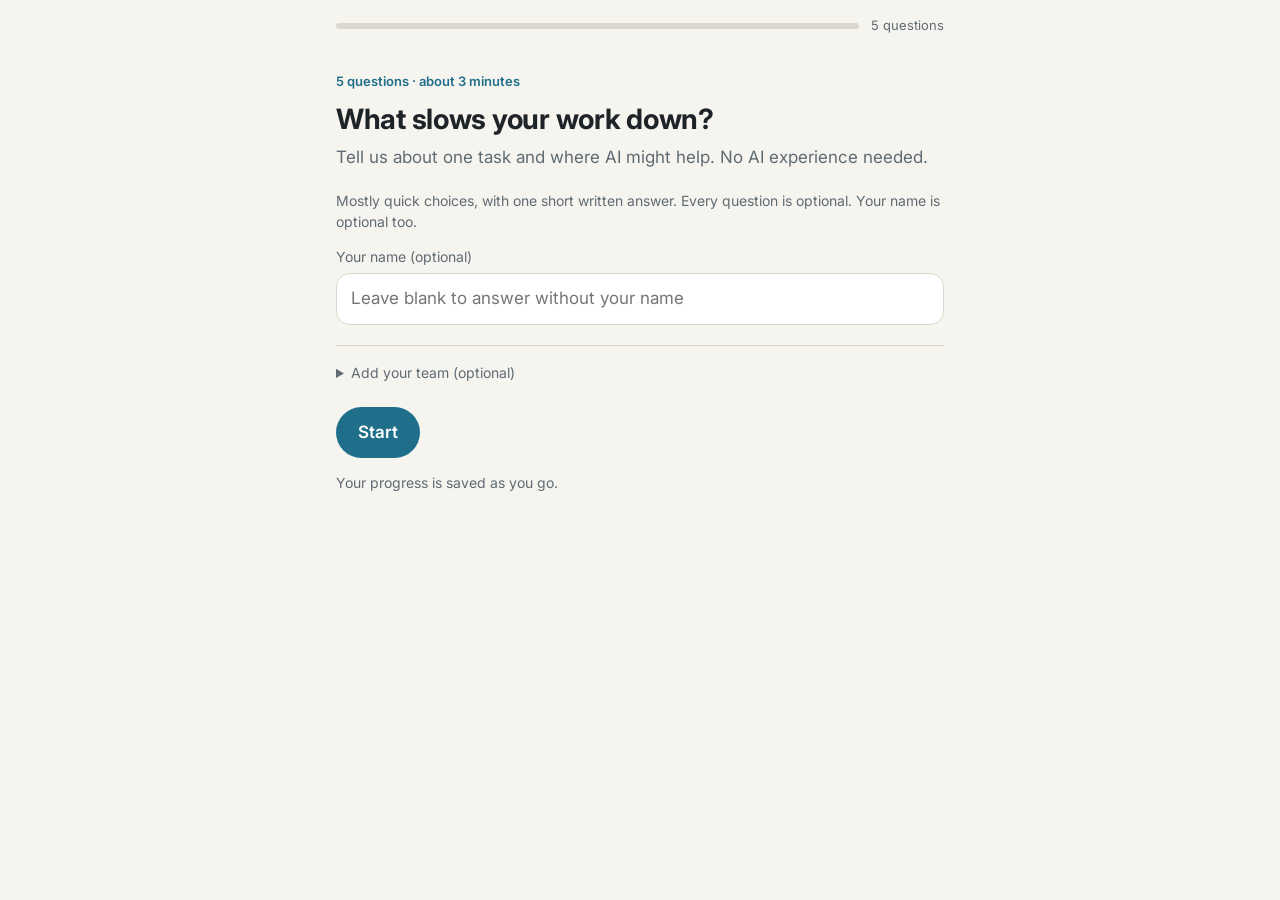
<file: index.html>
<!doctype html>
<html lang="en">
<head>
  <meta charset="utf-8">
  <meta name="viewport" content="width=device-width, initial-scale=1">
  <title>Work Friction Survey</title>
  <meta name="description" content="Five quick questions about work friction and useful AI help. About three minutes.">
  <link rel="preconnect" href="https://fonts.googleapis.com">
  <link rel="preconnect" href="https://fonts.gstatic.com" crossorigin>
  <link href="https://fonts.googleapis.com/css2?family=Inter:wght@400;500;600;700&display=swap" rel="stylesheet">
  <link rel="stylesheet" href="style.css?v=4">
</head>
<body>
  <header class="top">
    <button id="back" class="ghost" aria-label="Back" hidden>&larr; Back</button>
    <div class="progress" aria-hidden="true"><div id="bar"></div></div>
    <span id="count" class="count"></span>
  </header>
  <main id="app" aria-live="polite"></main>
  <footer class="status">
    <span id="status" role="status"></span>
    <button id="retry" class="ghost" hidden>Retry saving</button>
  </footer>
  <script src="config.js"></script>
  <script src="app.js?v=4"></script>
</body>
</html>
</file>
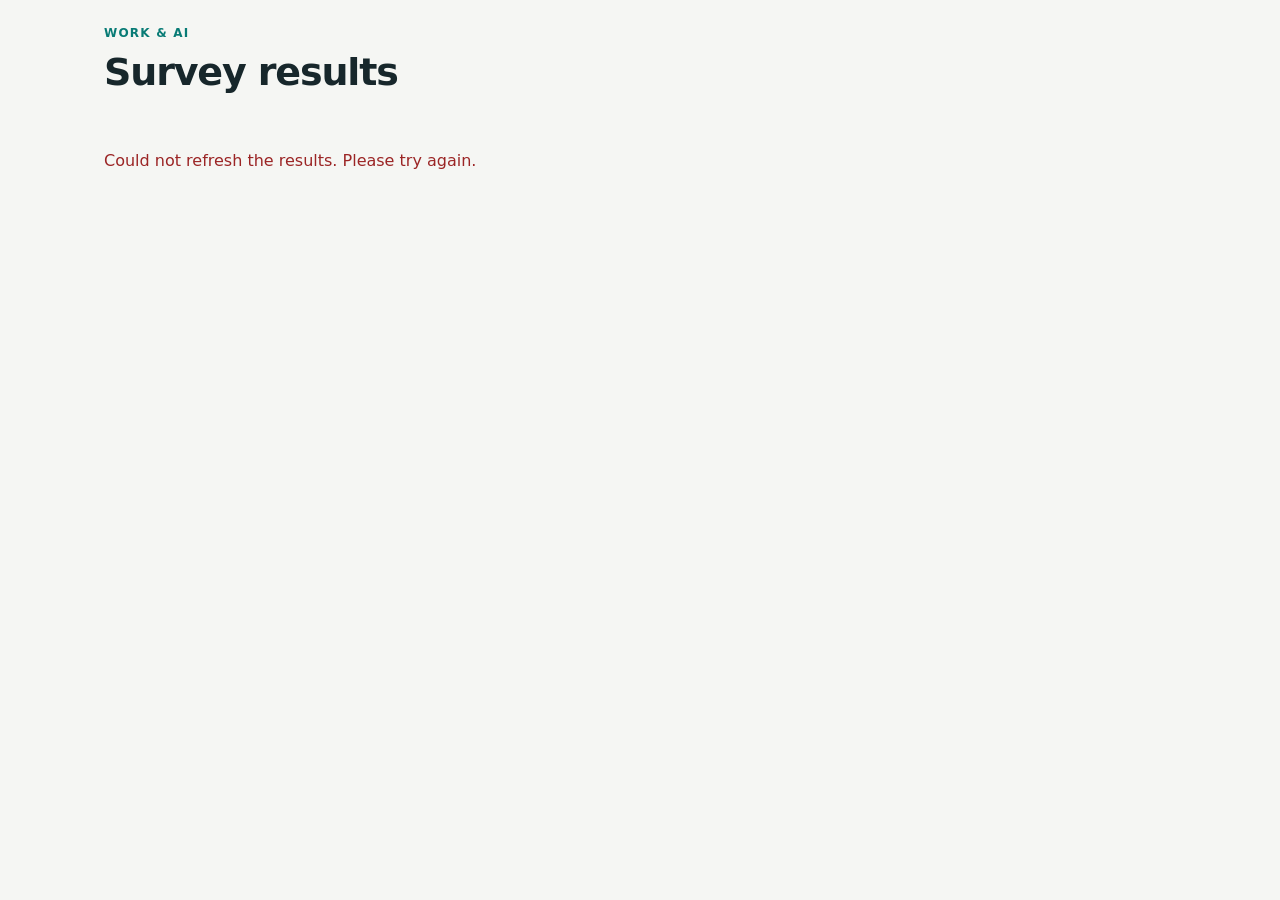
<file: dashboard/index.html>
<!doctype html>
<html lang="en">
<head>
  <meta charset="utf-8">
  <meta name="viewport" content="width=device-width, initial-scale=1">
  <meta name="referrer" content="no-referrer">
  <meta name="robots" content="noindex, nofollow">
  <meta http-equiv="Content-Security-Policy" content="default-src 'self'; connect-src https://wopthhuptkqgeapyovlr.supabase.co; style-src 'self'; script-src 'self'; img-src 'self' data:; base-uri 'none'; form-action 'self'">
  <title>AI survey results</title>
  <link rel="stylesheet" href="dashboard.css?v=2">
  <script defer src="../config.js"></script>
  <script defer src="dashboard.js?v=4"></script>
</head>
<body>
  <header class="top"><div><p class="eyebrow">WORK &amp; AI</p><h1>Survey results</h1></div><div class="toolbar" id="toolbar" hidden><button id="refresh" class="secondary">Refresh</button></div></header>
  <main>
    <section id="content" hidden>
      <div class="context"><p id="updated" role="status">Loading results…</p><p>Completed responses only, unless noted.</p></div>
      <div class="metrics">
        <article class="metric card"><span>Completed responses</span><strong id="completed">–</strong></article>
        <article class="metric card"><span>In progress</span><strong id="partial">–</strong></article>
        <article class="metric card"><span>Task examples shared</span><strong id="tasks">–</strong></article>
      </div>
      <article class="card chart task-themes"><h2>What takes too much time?</h2><p class="caption">Themes in written examples, grouped by keywords. One example can match several themes.</p><p id="task-summary" class="task-summary"></p><div id="task_themes" class="bars"></div></article>
      <div class="grid">
        <article class="card chart"><h2>How often people use AI</h2><p class="caption">One choice per respondent</p><div id="frequency" class="bars"></div></article>
        <article class="card chart"><h2>AI tools used</h2><p class="caption">Up to three tools per respondent</p><div id="tools" class="bars"></div></article>
        <article class="card chart"><h2>Barriers to using AI</h2><p class="caption">Up to three barriers per respondent</p><div id="barriers" class="bars"></div></article>
        <article class="card chart"><h2>Interest in practical help</h2><p class="caption">One choice per respondent</p><div id="follow_up" class="bars"></div></article>
      </div>
      <p class="footnote">Counts represent survey responses, not necessarily distinct people. Some questions can be skipped.</p>
    </section>
    <p id="error" class="error" role="alert" hidden></p>
  </main>
</body>
</html>
</file>
<file: style.css>
:root {
  --bg: #f6f4ef;
  --surface: #ffffff;
  --ink: #1d2327;
  --muted: #5f6b73;
  --line: #dcd8cf;
  --accent: #1f6f8b;
  --accent-ink: #ffffff;
  --accent-soft: #e2eff3;
  --radius: 14px;
}
@media (prefers-color-scheme: dark) {
  :root:not([data-theme="light"]) {
    --bg: #14181b;
    --surface: #1d2328;
    --ink: #e8ecee;
    --muted: #9aa6ad;
    --line: #2f383e;
    --accent: #5fb3cf;
    --accent-ink: #0d1316;
    --accent-soft: #1d3540;
  }
}
:root[data-theme="dark"] {
  --bg: #14181b; --surface: #1d2328; --ink: #e8ecee; --muted: #9aa6ad; --line: #2f383e;
  --accent: #5fb3cf; --accent-ink: #0d1316; --accent-soft: #1d3540;
}

* { box-sizing: border-box; }
[hidden] { display: none !important; }
html, body { margin: 0; }
body {
  background: var(--bg);
  color: var(--ink);
  font: 17px/1.5 Inter, system-ui, -apple-system, sans-serif;
  min-height: 100vh;
  display: flex;
  flex-direction: column;
}

.top {
  display: flex; align-items: center; gap: 12px;
  max-width: 640px; width: 100%; margin: 0 auto; padding: 16px;
}
.progress { flex: 1; height: 6px; background: var(--line); border-radius: 99px; overflow: hidden; }
#bar { height: 100%; width: 0; background: var(--accent); transition: width .3s ease; }
.count { font-size: 13px; color: var(--muted); min-width: 3.5em; text-align: right; }

main { flex: 1; max-width: 640px; width: 100%; margin: 0 auto; padding: 8px 16px 32px; }
.screen { animation: in .25s ease; }
@keyframes in { from { opacity: 0; transform: translateY(8px); } to { opacity: 1; transform: none; } }

h1 { font-size: 28px; line-height: 1.2; margin: 12px 0 8px; letter-spacing: -0.01em; }
p.hint { color: var(--muted); margin: 0 0 20px; }
.small { font-size: 14px; color: var(--muted); }

button { font: inherit; cursor: pointer; touch-action: manipulation; }
button:focus-visible, summary:focus-visible { outline: 3px solid var(--accent); outline-offset: 3px; }
button:active { transform: translateY(1px); }
.primary {
  background: var(--accent); color: var(--accent-ink); border: 0;
  padding: 13px 22px; border-radius: 99px; font-weight: 600;
}
.primary:disabled { opacity: .4; cursor: default; }
.ghost { background: none; border: 0; color: var(--muted); padding: 6px 4px; }
.ghost:hover { color: var(--ink); }
.actions { display: flex; justify-content: space-between; align-items: center; gap: 12px; margin-top: 24px; }

.options { display: grid; gap: 10px; }
.option {
  text-align: left; background: var(--surface); color: var(--ink);
  border: 1.5px solid var(--line); border-radius: var(--radius); padding: 12px 42px 12px 16px;
  position: relative; min-height: 48px;
}
.option[aria-pressed="true"] { border-color: var(--accent); background: var(--accent-soft); }
.option[aria-pressed="true"]::after { content: "✓"; position: absolute; right: 16px; top: 50%; transform: translateY(-50%); color: var(--accent); font-weight: 700; }
.option-label { display: block; }
.option-description { display: block; margin-top: 4px; color: var(--muted); font-size: 13px; line-height: 1.35; }
.option:disabled { opacity: .45; cursor: not-allowed; }
.tool-options { grid-template-columns: minmax(0, 1fr) minmax(0, 1fr); }
.tool-options .option { padding-left: 12px; padding-right: 30px; font-size: 15px; }
.tool-options .option[aria-pressed="true"]::after { right: 10px; }
.option-group + .option-group { margin-top: 20px; }
.option-group-title { margin: 0 0 8px; font-size: 14px; color: var(--muted); font-weight: 600; }
.selection-count { color: var(--muted); font-size: 13px; margin: -6px 0 12px; min-height: 2.7em; }

textarea, input[type="text"], input[type="email"] {
  width: 100%; font: inherit; color: var(--ink); background: var(--surface);
  border: 1.5px solid var(--line); border-radius: var(--radius); padding: 12px 14px;
}
textarea { min-height: 130px; resize: vertical; }
textarea:focus, input:focus { outline: none; border-color: var(--accent); }
label.field { display: block; margin-bottom: 14px; }
label.field span { display: block; font-size: 14px; color: var(--muted); margin-bottom: 6px; }

/* Short survey */
.eyebrow { font-size: 13px; font-weight: 600; color: var(--accent); margin: 12px 0 8px; }
.identity { border-top: 1px solid var(--line); margin-top: 20px; padding-top: 16px; }
.identity summary { color: var(--muted); cursor: pointer; font-size: 14px; }
.identity[open] summary { margin-bottom: 16px; }
.follow-up { margin-top: 18px; }
.options + input, .option-groups + input { margin-top: 12px; }
.new-response { margin-top: 20px; }
.frequency-options { grid-template-columns: 1fr 1fr; }
.status { text-align: center; font-size: 13px; color: var(--muted); padding: 0 16px 16px; min-height: 2em; }
.status .ghost { display: block; margin: 4px auto 0; color: var(--accent); font-size: 14px; }
@media (max-width: 420px) {
  h1 { font-size: 26px; }
  .option { font-size: 16px; }
  .top { padding-top: 12px; }
}
@media (prefers-reduced-motion: reduce) {
  .screen { animation: none; }
  #bar { transition: none; }
}
</file>
<file: dashboard/dashboard.css>
:root{color-scheme:light;--bg:#f5f6f3;--card:#fff;--ink:#17272b;--muted:#5e6f72;--line:#dce5e1;--accent:#087b75;--soft:#e2f1ee;--bar:#17897d}
*{box-sizing:border-box}[hidden]{display:none!important}body{margin:0;background:var(--bg);color:var(--ink);font:16px/1.5 system-ui,-apple-system,sans-serif}.top,main{max-width:1120px;margin:auto;padding:24px}.top{display:flex;align-items:center;justify-content:space-between;gap:16px;padding-bottom:8px}.eyebrow{margin:0;color:var(--accent);font-size:12px;letter-spacing:.1em;font-weight:750}h1{margin:2px 0;font-size:clamp(28px,4vw,38px);letter-spacing:-.03em}h2{font-size:19px;line-height:1.25;margin:0 0 5px}p{margin:0}.toolbar{display:flex;gap:10px;align-items:center}.card{background:var(--card);border:1px solid var(--line);border-radius:16px;box-shadow:0 4px 18px #17382b08}.login{max-width:470px;margin:48px auto;padding:28px}.login p{color:var(--muted);margin:8px 0 22px}label{display:block;font-size:14px;font-weight:650;margin-bottom:6px}input{width:100%;border:1px solid #b9cac4;border-radius:9px;padding:12px;font:inherit;background:white;color:var(--ink)}button{font:inherit;cursor:pointer;border-radius:9px;font-weight:650}.primary{background:var(--accent);border:1px solid var(--accent);color:white;padding:12px 17px;margin-top:14px;width:100%}.secondary{background:white;border:1px solid var(--line);color:var(--ink);padding:8px 14px}.quiet{background:none;border:0;color:var(--muted);padding:8px}.primary:disabled,.secondary:disabled{opacity:.55;cursor:wait}button:focus-visible,input:focus-visible{outline:3px solid #67b7aa;outline-offset:2px}.context{display:flex;justify-content:space-between;gap:12px;flex-wrap:wrap;color:var(--muted);font-size:13px;margin-bottom:18px}.metrics{display:grid;grid-template-columns:repeat(3,1fr);gap:14px;margin-bottom:18px}.metric{padding:20px 22px}.metric span{display:block;color:var(--muted);font-size:14px}.metric strong{font-size:36px;line-height:1.3}.grid{display:grid;grid-template-columns:1fr 1fr;gap:14px}.chart{padding:22px;min-width:0}.caption{color:var(--muted);font-size:13px;margin-bottom:17px}.bars{display:grid;gap:11px}.bar-head{display:flex;align-items:baseline;justify-content:space-between;gap:12px;font-size:14px}.bar-label{overflow-wrap:anywhere}.bar-value{font-weight:700;white-space:nowrap}.bar-track{width:100%;height:9px;display:block;appearance:none;border:0;background:var(--soft);border-radius:10px;overflow:hidden;margin-top:4px}.bar-track::-webkit-progress-bar{background:var(--soft);border-radius:10px}.bar-track::-webkit-progress-value{background:var(--bar);border-radius:10px}.bar-track::-moz-progress-bar{background:var(--bar);border-radius:10px}.empty,.footnote,.message{color:var(--muted);font-size:13px}.footnote{margin:20px 0}.error{color:#9b2525;margin:14px 0}.message{overflow-wrap:anywhere}.login .message{margin:16px 0 0}@media(max-width:680px){.top,main{padding:18px 16px}.top{align-items:flex-start}.toolbar{flex-wrap:wrap;justify-content:flex-end}.metrics{grid-template-columns:1fr 1fr}.metric:last-child{grid-column:1/-1}.grid{grid-template-columns:1fr}.metric strong{font-size:30px}.login{margin:24px auto}.chart{padding:18px}}
.task-themes{margin-bottom:14px}.task-themes .bars{display:grid;grid-template-columns:1fr 1fr;gap:12px 30px}@media(max-width:680px){.task-themes .bars{grid-template-columns:1fr}}
.task-summary{margin:0 0 18px;color:var(--ink);font-size:15px;font-weight:600}
</file>
